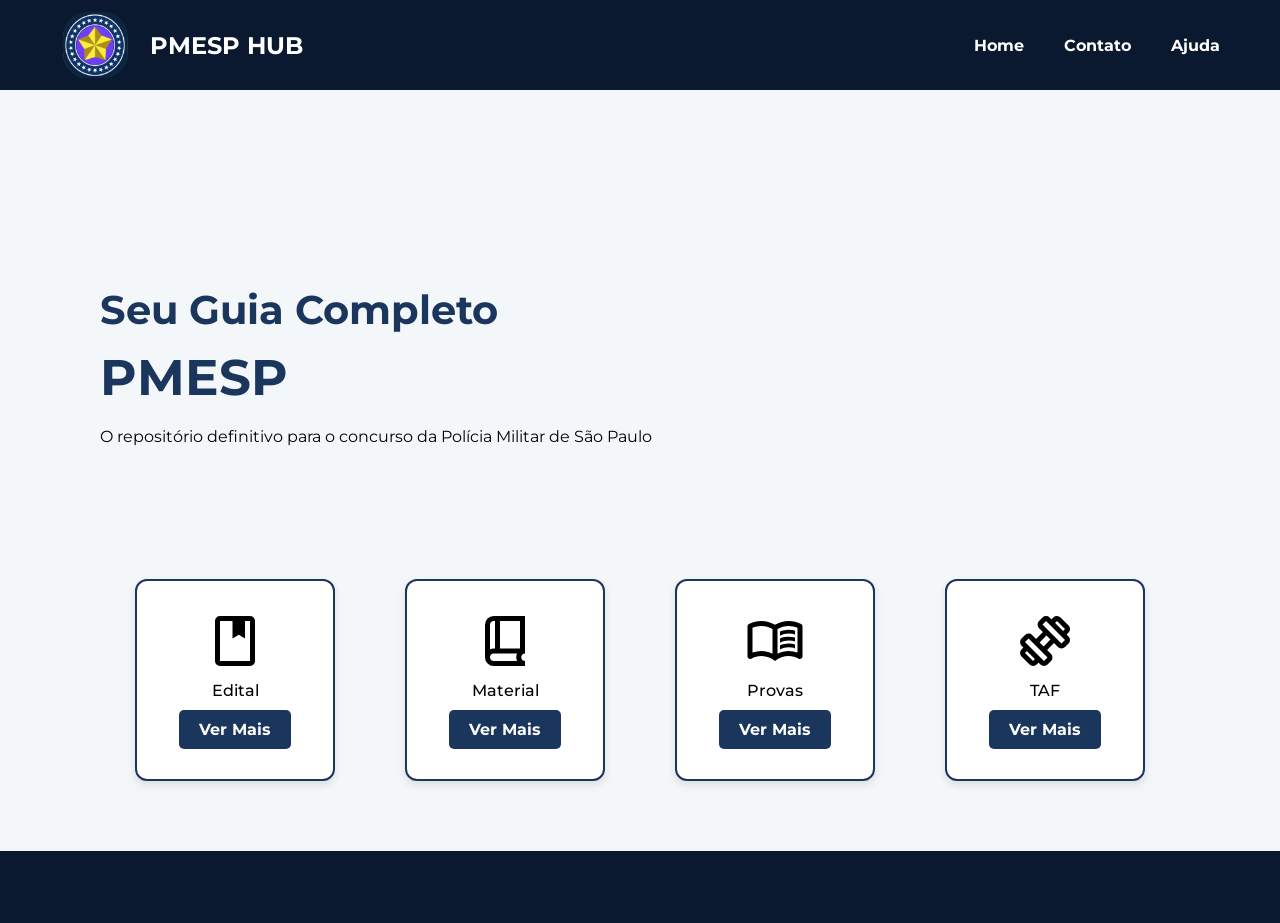
<file: index.html>
<!DOCTYPE html>
<html lang="pt-br">

<head>
    <meta charset="UTF-8">
    <meta name="viewport" content="width=device-width, initial-scale=1.0">
    <link rel="preconnect" href="https://fonts.googleapis.com">
    <link rel="preconnect" href="https://fonts.gstatic.com" crossorigin>
    <link href="https://fonts.googleapis.com/css2?family=Montserrat:ital,wght@0,100..900;1,100..900&display=swap" rel="stylesheet">
    <link rel="stylesheet" href="/css/style.css">
    <link rel="icon" href="assets/img/logo3.png">
    <link rel="stylesheet" href="/css/home.css">
    <script src="/js/main.js" defer></script>
    <title>PmespHub</title>
</head>

<body>
    <header>
        <nav class="navbar">
            <div class="logo">
                <a href="index.html"><img src="/assets/img/logo3.png" id="logo"></a>
                <h2>PMESP HUB</h2>

            </div>

            <div class="linksbar">
                <a href="/index.html">Home</a>
                <a href="/pages/contato.html">Contato</a>
                <a href="pages/ajuda.html">Ajuda</a>
            </div>
        </nav>
    </header>

    <main>
        <section class="hero">
            <h1>Seu Guia Completo <span id="sub">
                    <h3>PMESP</h3>
                </span></h1>
            <p>O repositório definitivo para o concurso da Polícia Militar de São Paulo</p>
        </section>

        <section class="cards-container">
            <div class="card">
                <img src="/assets/img/edital.svg">
                <p>Edital</p>
                <a href="/pages/edital.html" class="botao-ver-mais">Ver Mais</a>
            </div>

            <div class="card">
                <img src="/assets/img/material.svg">
                <p>Material</p>
                <a href="/pages/materiais.html" class="botao-ver-mais">Ver Mais</a>
            </div>

            <div class="card">
                <img src="/assets/img/prova.svg">
                <p>Provas</p>
                <a href="/pages/provas.html" class="botao-ver-mais">Ver Mais</a>
            </div>

            <div class="card">
                <img src="/assets/img/taf.svg">
                <p>TAF</p>
                <a href="/pages/taf.html" class="botao-ver-mais">Ver Mais</a>
            </div>
        </section>
    </main>
    <footer>

    </footer>
</body>

</html>
</file>
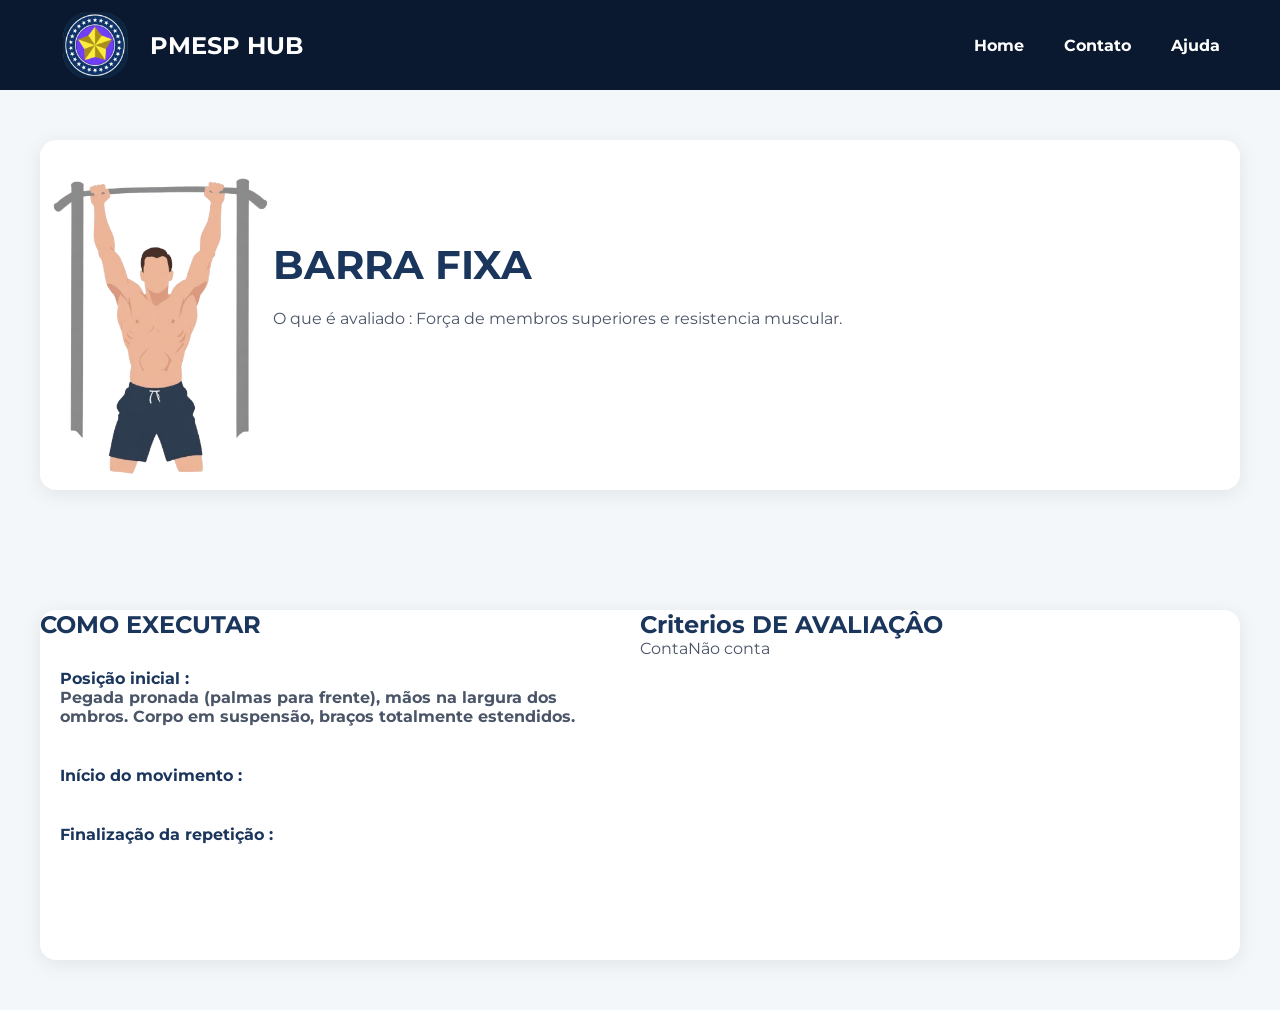
<file: pages/barra.html>
<!DOCTYPE html>
<html lang="pt-br">

<head>
    <meta charset="UTF-8">
    <meta name="viewport" content="width=device-width, initial-scale=1.0">
    <link rel="preconnect" href="https://fonts.googleapis.com">
    <link rel="preconnect" href="https://fonts.gstatic.com" crossorigin>
    <link href="https://fonts.googleapis.com/css2?family=Montserrat:ital,wght@0,100..900;1,100..900&display=swap"
        rel="stylesheet">
    <link rel="stylesheet" href="/css/style.css">
    <link rel="icon" href="assets/img/logo3.png">
    <link rel="stylesheet" href="/css/home.css">
    <script src="/js/main.js" defer></script>
    <title>PmespHub</title>
</head>

<body>
    <header>
        <nav class="navbar">
            <div class="logo">
                <a href="/index.html"><img src="/assets/img/logo3.png" id="logo"></a>
                <h2>PMESP HUB</h2>

            </div>

            <div class="linksbar">
                <a href="/index.html">Home</a>
                <a href="/pages/contato.html">Contato</a>
                <a href="/pages/ajuda.html">Ajuda</a>
            </div>
        </nav>
    </header>

    <main class="fundo-pagina-TafSoldado">
        <section class="card-TafM-fixo">
            <img src="/assets/img/barra.png" class="imagem-exercicio-pagina">
            <div class="container-texto-card">
                <h1>BARRA FIXA</h1>
                <p>O que é avaliado : Força de membros superiores e resistencia muscular.</p>
            </div>
        </section>

        <section class="card-TafM-fixo">
            <div class="container-texto-card">
                <h2>COMO EXECUTAR </h2>

                <ol class="lista-execucao">
                    <li>Posição inicial : <p>Pegada pronada (palmas para frente), mãos na largura dos ombros. Corpo em
                            suspensão, braços totalmente estendidos.</p>
                    </li>
                    <li>Início do movimento : </li>
                    <li>Finalização da repetição :</li>
                </ol>
            </div>
            <div class="criterios">
                <h2>Criterios DE AVALIAÇÂO</h2>
                <div class="card-criterios">
                    <p>Conta</p>
                    <p>Não conta</p>
                </div>

        </section>
    </main>

</body>

</html>
</file>
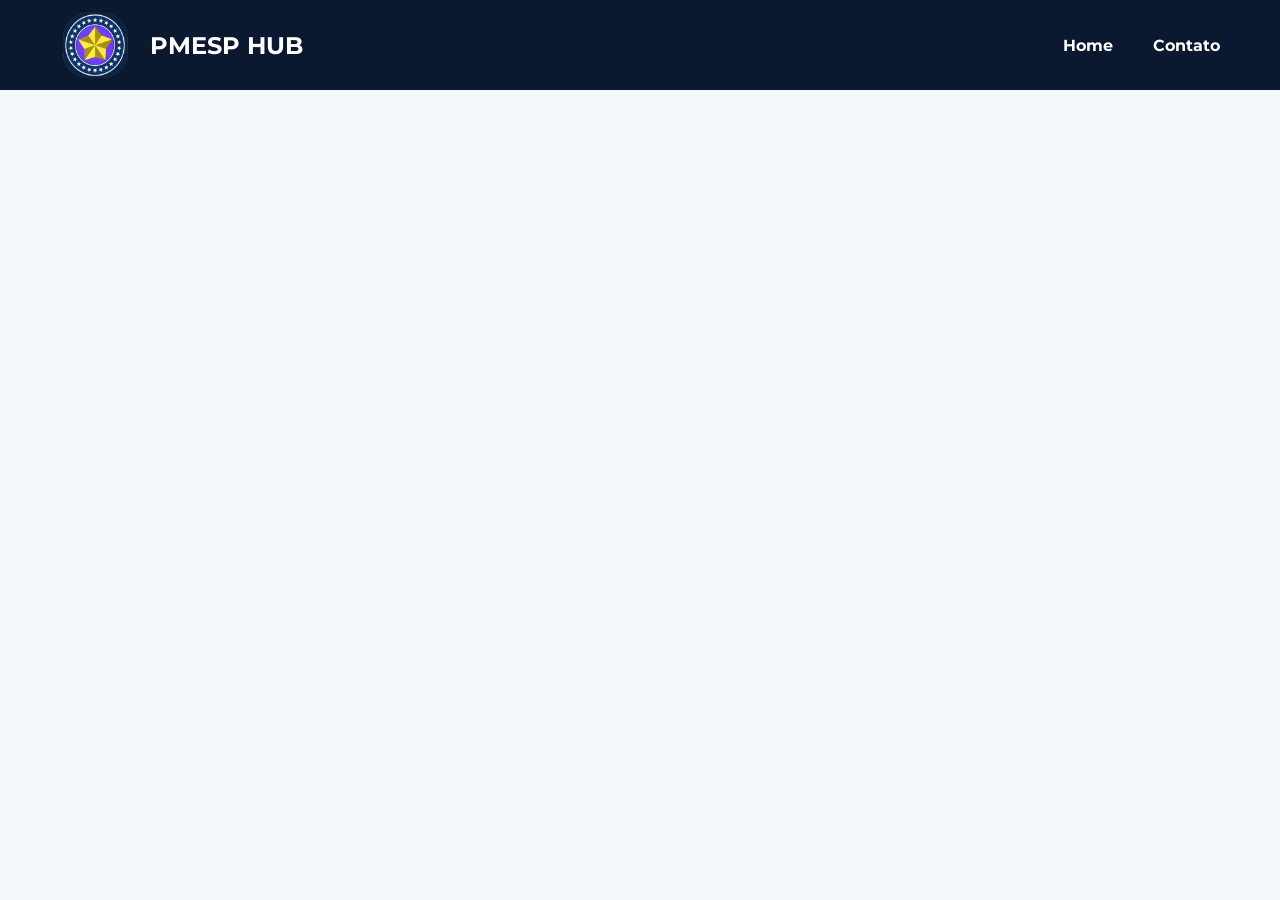
<file: pages/oficial.html>
<!DOCTYPE html>
<html lang="pt-br">

<head>
    <meta charset="UTF-8">
    <meta name="viewport" content="width=device-width, initial-scale=1.0">
    <link rel="preconnect" href="https://fonts.googleapis.com">
    <link rel="preconnect" href="https://fonts.gstatic.com" crossorigin>
    <link href="https://fonts.googleapis.com/css2?family=Montserrat:ital,wght@0,100..900;1,100..900&display=swap"
        rel="stylesheet">
    <link rel="stylesheet" href="/css/style.css">
    <link rel="icon" href="assets/img/logo3.png">
    <link rel="stylesheet" href="/css/home.css">
    <script src="/js/main.js" defer></script>
    <title>PmespHub</title>
</head>

<body>
    <header>
        <nav class="navbar">
            <div class="logo">
                <a href="/index.html"><img src="/assets/img/logo3.png" id="logo"></a>
                <h2>PMESP HUB</h2>

            </div>

            <div class="linksbar">
                <a href="/index.html">Home</a>
                <a href="/pages/contato.html">Contato</a>
            </div>
        </nav>
    </header>

    <main>
        <section class="hero">
            
        </section>

        <!--dialog escolha de sexo-->
        <dialog id="sexoDialog">
            <h3 id="titulo-popup">Selecione seu sexo</h3>

            <div class="btns-popup">
                <button type="button" id="btnMasculino">Homem</button>
                <button type="button" id="btnFeminino">Mulher</button>

                <button type="button" id="btnCancelarSexo">Cancelar</button>
            </div>
        </dialog>

        <!--dialogo da escolha para soldado ou oficial-->
        <dialog id="tipoDialog">
            <h3 id="titulo-popup">Selecione seu objetivo</h3>

            <div class="btns-popup">
                <button type="button" id="btnTipoOficial">Oficial</button>
                <button type="button" id="btnTipoSoldado">Soldado</button>

                <button type="button" id="btnCancelarTipo">Cancelar</button>
            </div>
        </dialog>

    </main>


</html>
</file>
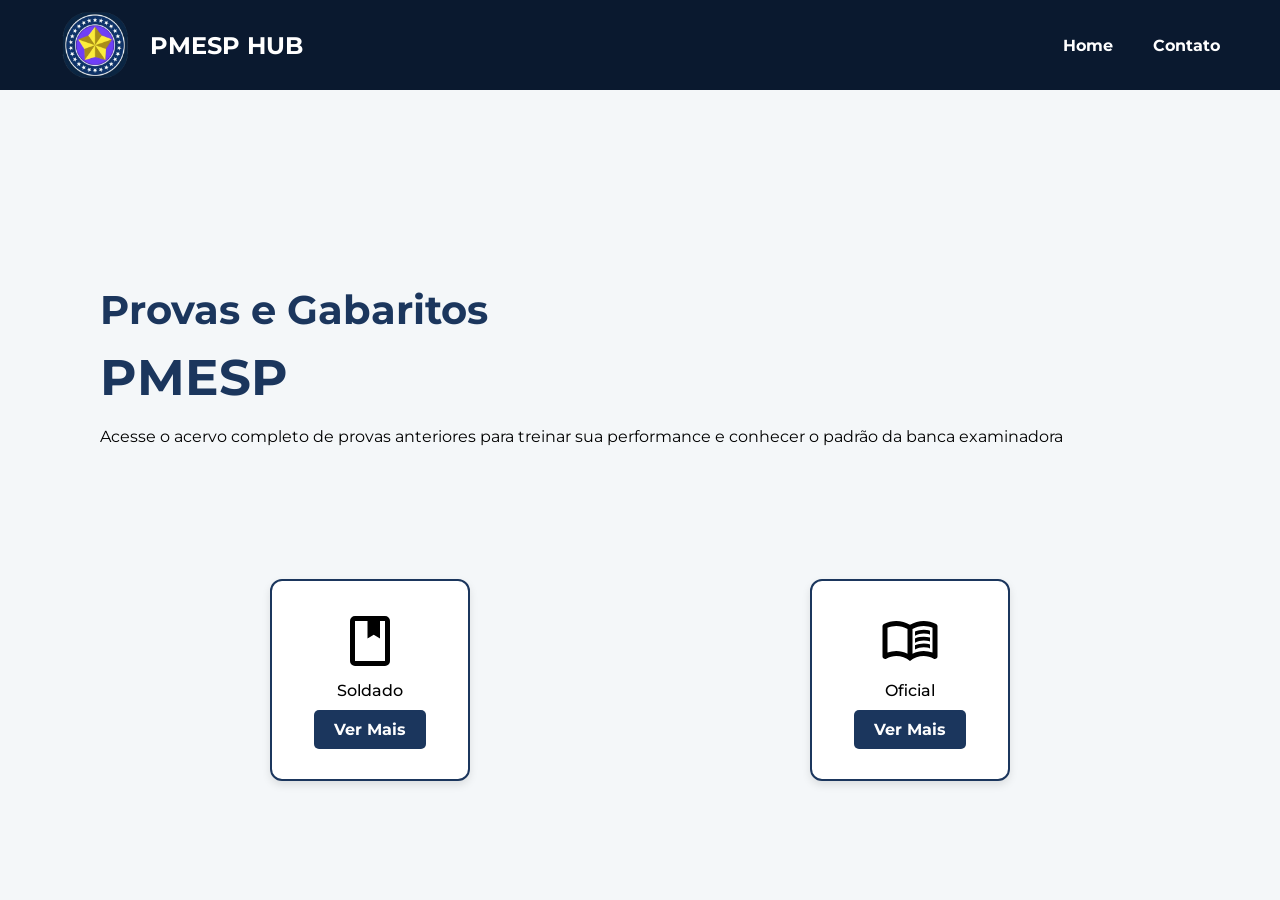
<file: pages/provas.html>
<!DOCTYPE html>
<html lang="pt-br">

<head>
    <meta charset="UTF-8">
    <meta name="viewport" content="width=device-width, initial-scale=1.0">
    <link rel="preconnect" href="https://fonts.googleapis.com">
    <link rel="preconnect" href="https://fonts.gstatic.com" crossorigin>
    <link href="https://fonts.googleapis.com/css2?family=Montserrat:ital,wght@0,100..900;1,100..900&display=swap" rel="stylesheet">
    <link rel="stylesheet" href="/css/style.css">
    <link rel="icon" href="assets/img/logo3.png">
    <link rel="stylesheet" href="/css/home.css">
    <script src="/js/main.js" defer></script>
    <title>PmespHub</title>
</head>

<body>
    <header>
        <nav class="navbar">
            <div class="logo">
                <a href="/index.html"><img src="/assets/img/logo3.png" id="logo"></a>
                <h2>PMESP HUB</h2>

            </div>

            <div class="linksbar">
                <a href="/index.html">Home</a>
                <a href="/pages/contato.html">Contato</a>
            </div>
        </nav>
    </header>

    <main>

        <section class="hero">
            <h1>Provas e Gabaritos<span id="sub">
                    <h3>PMESP</h3>
                </span></h1>
            <p>Acesse o acervo completo de provas anteriores para treinar sua performance e conhecer o padrão da banca examinadora</p>
        </section>

        <section class="cards-container">
            <div class="card">
                <img src="/assets/img/edital.svg">
                <p>Soldado</p>
                <a href="/pages/soldadoprovagabarito.html" class="botao-ver-mais">Ver Mais</a>
            </div>



            <div class="card">
                <img src="/assets/img/prova.svg">
                <p>Oficial</p>
                <a href="/pages/provasconteudo.html" class="botao-ver-mais">Ver Mais</a>
            </div>


        </section>

        <!--dialog escolha de sexo-->
        <dialog id="sexoDialog">
            <h3 id="titulo-popup">Selecione seu sexo</h3>

            <div class="btns-popup">
                <button type="button" id="btnMasculino">Homem</button>
                <button type="button" id="btnFeminino">Mulher</button>

                <button type="button" id="btnCancelarSexo">Cancelar</button>
            </div>
        </dialog>

        <!--dialogo da escolha para soldado ou oficial-->
        <dialog id="tipoDialog">
            <h3 id="titulo-popup">Selecione seu objetivo</h3>

            <div class="btns-popup">
                <button type="button" id="btnTipoOficial">Oficial</button>
                <button type="button" id="btnTipoSoldado">Soldado</button>

                <button type="button" id="btnCancelarTipo">Cancelar</button>
            </div>
        </dialog>

    </main>


</html>
</file>
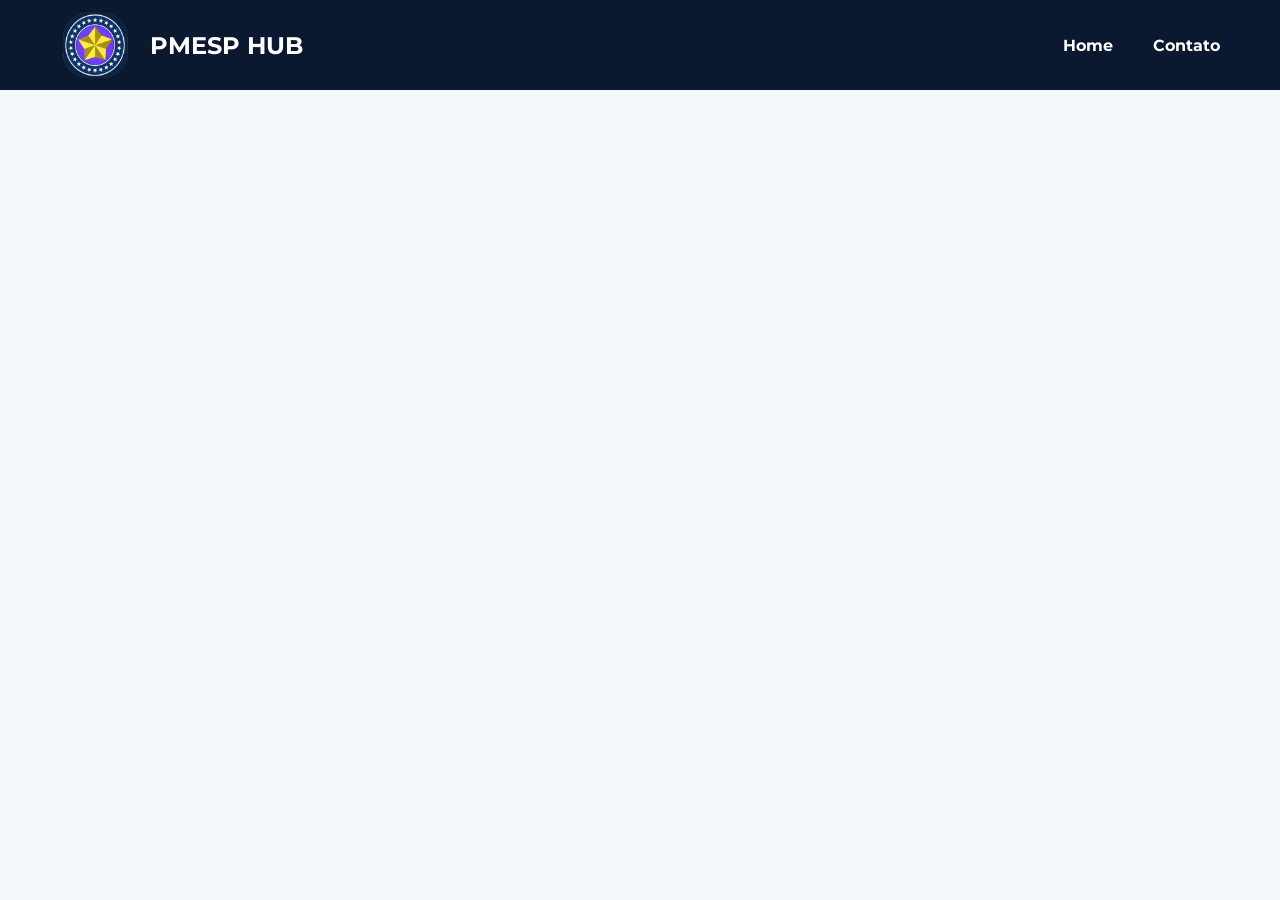
<file: pages/soldado.html>
<!DOCTYPE html>
<html lang="pt-br">

<head>
    <meta charset="UTF-8">
    <meta name="viewport" content="width=device-width, initial-scale=1.0">
    <link rel="preconnect" href="https://fonts.googleapis.com">
    <link rel="preconnect" href="https://fonts.gstatic.com" crossorigin>
    <link href="https://fonts.googleapis.com/css2?family=Montserrat:ital,wght@0,100..900;1,100..900&display=swap"
        rel="stylesheet">
    <link rel="stylesheet" href="/css/style.css">
    <link rel="icon" href="assets/img/logo3.png">
    <link rel="stylesheet" href="/css/home.css">
    <script src="/js/main.js" defer></script>
    <title>PmespHub</title>
</head>

<body>
    <header>
        <nav class="navbar">
            <div class="logo">
                <a href="index.html"><img src="/assets/img/logo3.png" id="logo"></a>
                <h2>PMESP HUB</h2>

            </div>

            <div class="linksbar">
                <a href="index.html">Home</a>
                <a href="contato.html">Contato</a>
            </div>
        </nav>
    </header>

    <main>
        <section class="hero">
            
        </section>

      

    </main>


</html>
</file>
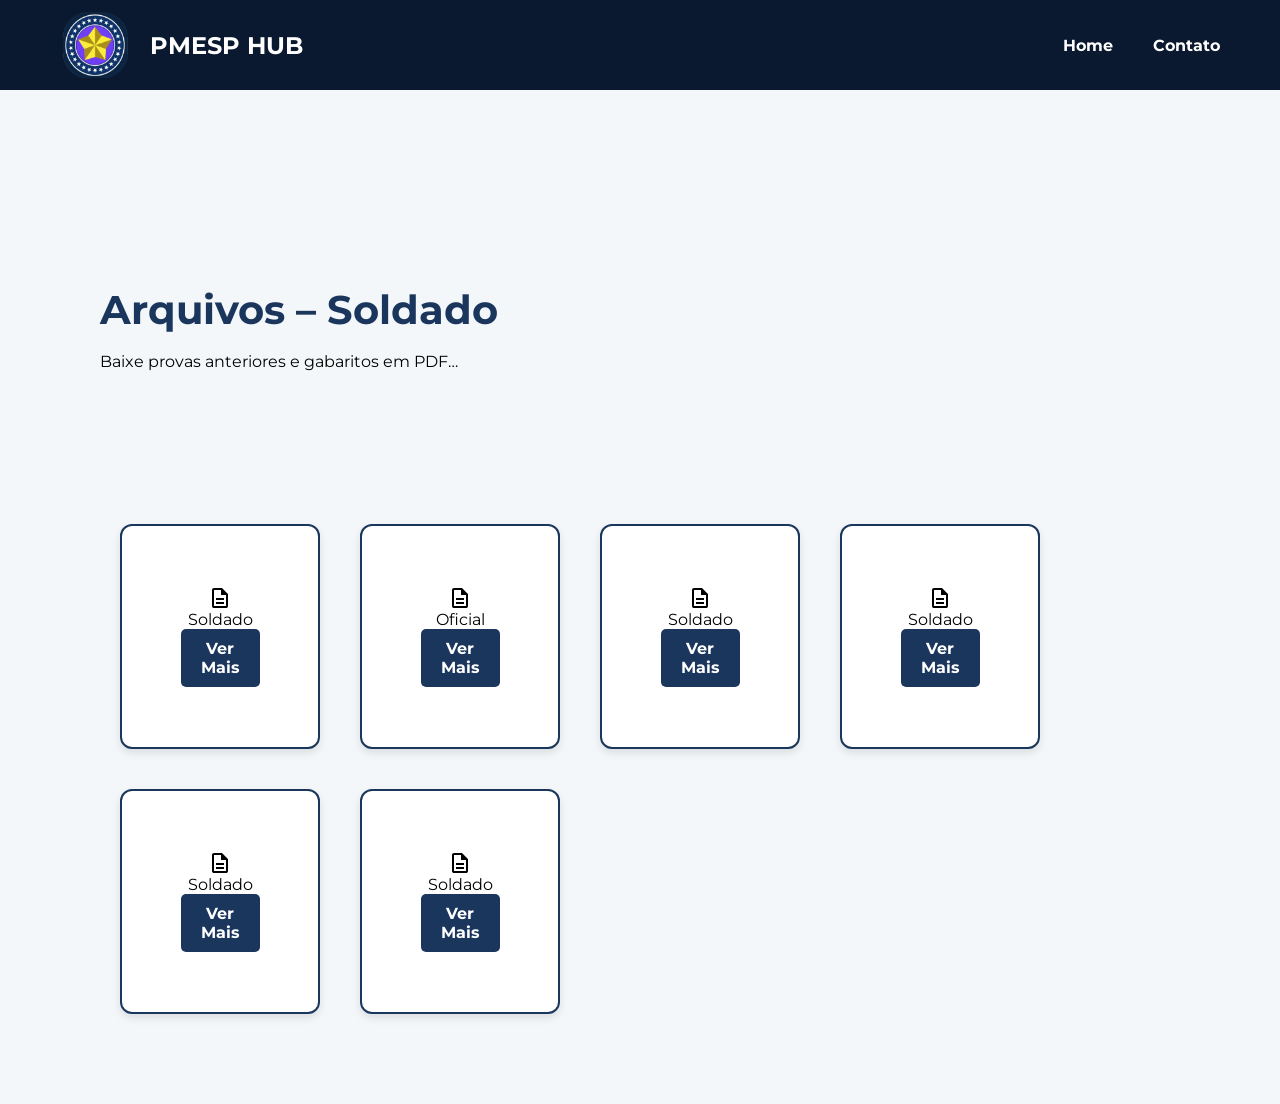
<file: pages/soldadoprovagabarito.html>
<!DOCTYPE html>
<html lang="pt-br">

<head>
    <meta charset="UTF-8">
    <meta name="viewport" content="width=device-width, initial-scale=1.0">
    <link rel="preconnect" href="https://fonts.googleapis.com">
    <link rel="preconnect" href="https://fonts.gstatic.com" crossorigin>
    <link href="https://fonts.googleapis.com/css2?family=Montserrat:ital,wght@0,100..900;1,100..900&display=swap" rel="stylesheet">
    <link rel="stylesheet" href="/css/style.css">
    <link rel="icon" href="assets/img/logo3.png">
    <link rel="stylesheet" href="/css/home.css">
    <script src="/js/main.js" defer></script>
    <title>PmespHub</title>
</head>

<body>
    <header>
        <nav class="navbar">
            <div class="logo">
                <a href="/index.html"><img src="/assets/img/logo3.png" id="logo"></a>
                <h2>PMESP HUB</h2>

            </div>

            <div class="linksbar">
                <a href="/index.html">Home</a>
                <a href="/pages/contato.html">Contato</a>
            </div>
        </nav>
    </header>

    <main>

        <section class="hero">
            <h1>Arquivos – Soldado<span id="sub">
                </span></h1>
            <p>Baixe provas anteriores e gabaritos em PDF…</p>
        </section>

        <section class="cards-container-soldado">
            <div class="card-soldado">
                <img src="/assets/img/iconeprova.svg" class="provaicone">
                <p>Soldado</p>
                <a href="/pages/edital.html" class="botao-ver-mais">Ver Mais</a>
            </div>

            <div class="card-soldado">
                <img src="/assets/img/iconeprova.svg" class="provaicone">
                <p>Oficial</p>
                <a href="/pages/edital.html" class="botao-ver-mais">Ver Mais</a>
            </div>

            <div class="card-soldado">
                <img src="/assets/img/iconeprova.svg" class="provaicone">
                <p>Soldado</p>
                <a href="/pages/edital.html" class="botao-ver-mais">Ver Mais</a>
            </div>

            <div class="card-soldado">
                <img src="/assets/img/iconeprova.svg" class="provaicone">
                <p>Soldado</p>
                <a href="/pages/edital.html" class="botao-ver-mais">Ver Mais</a>
            </div>

            <div class="card-soldado">
                <img src="/assets/img/iconeprova.svg" class="provaicone">
                <p>Soldado</p>
                <a href="/pages/edital.html" class="botao-ver-mais">Ver Mais</a>
            </div>

            <div class="card-soldado">
                <img src="/assets/img/iconeprova.svg" class="provaicone">
                <p>Soldado</p>
                <a href="/pages/edital.html" class="botao-ver-mais">Ver Mais</a>
            </div>
        </section>


    </main>


</html>
</file>
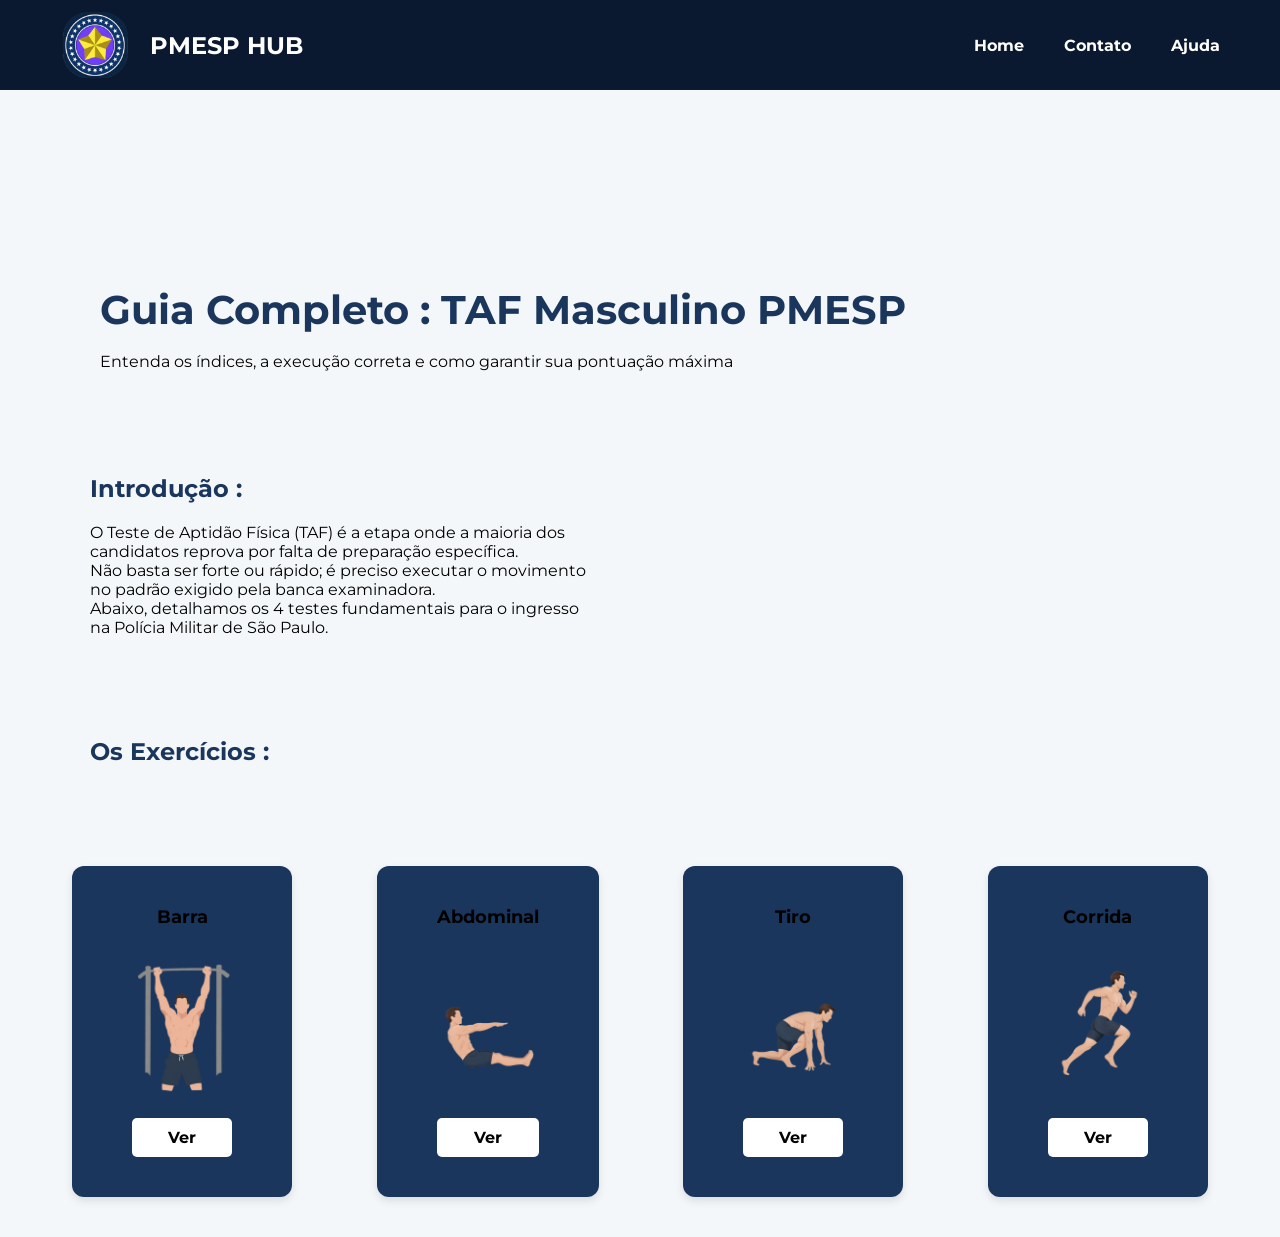
<file: pages/taf-m-oficial.html>
<!DOCTYPE html>
<html lang="pt-br">

<head>
    <meta charset="UTF-8">
    <meta name="viewport" content="width=device-width, initial-scale=1.0">
    <link rel="preconnect" href="https://fonts.googleapis.com">
    <link rel="preconnect" href="https://fonts.gstatic.com" crossorigin>
    <link href="https://fonts.googleapis.com/css2?family=Montserrat:ital,wght@0,100..900;1,100..900&display=swap" rel="stylesheet">
    <link rel="stylesheet" href="/css/style.css">
    <link rel="icon" href="assets/img/logo3.png">
    <link rel="stylesheet" href="/css/home.css">
    <script src="/js/main.js" defer></script>
    <title>PmespHub</title>
</head>

<body>
    <header>
        <nav class="navbar">
            <div class="logo">
                <a href="/index.html"><img src="/assets/img/logo3.png" id="logo"></a>
                <h2>PMESP HUB</h2>

            </div>

            <div class="linksbar">
                <a href="/index.html">Home</a>
                <a href="/pages/contato.html">Contato</a>
                <a href="/pages/ajuda.html">Ajuda</a>
            </div>
        </nav>
    </header>

    <main>
        <section class="hero">
            <h1>Guia Completo : TAF Masculino PMESP</h1>
            <p>Entenda os índices, a execução correta e como garantir sua pontuação máxima</p>
        </section>

        <section class="introduction">
            <h2>Introdução :</h2>
            <p>O Teste de Aptidão Física (TAF) é a etapa onde a maioria dos candidatos reprova por falta de preparação específica.<br> Não basta ser forte ou rápido; é preciso executar o movimento no padrão exigido pela banca examinadora.<br> Abaixo, detalhamos
                os 4 testes fundamentais para o ingresso na Polícia Militar de São Paulo.</p>
        </section>
        <h2 id="titleExercise">Os Exercícios :</h2>
        <section class="cards-container-TafM">
            <div class="card-TafM">

                <p class="title-card">Barra</p>
                <img src="/assets/img/barra.png" class="exercicio">
                <a href="/pages/barra.html" class="botao-tafm-soldado">Ver</a>
            </div>

            <div class="card-TafM">
                <p class="title-card">Abdominal</p>
                <img src="/assets/img/abdominal.png" class="exercicio">
                <a href="/pages/materiais.html" class="botao-tafm-soldado">Ver</a>
            </div>

            <div class="card-TafM">
                <p class="title-card">Tiro</p>
                <img src="/assets/img/tiro.png" class="exercicio">
                <a href="/pages/provas.html" class="botao-tafm-soldado">Ver</a>
            </div>

            <div class="card-TafM">
                <p class="title-card">Corrida</p>
                <img src="/assets/img/corrida.png" class="exercicio">
                <a href="/pages/taf.html" class="botao-tafm-soldado">Ver</a>
            </div>
        </section>


    </main>


</html>
</file>
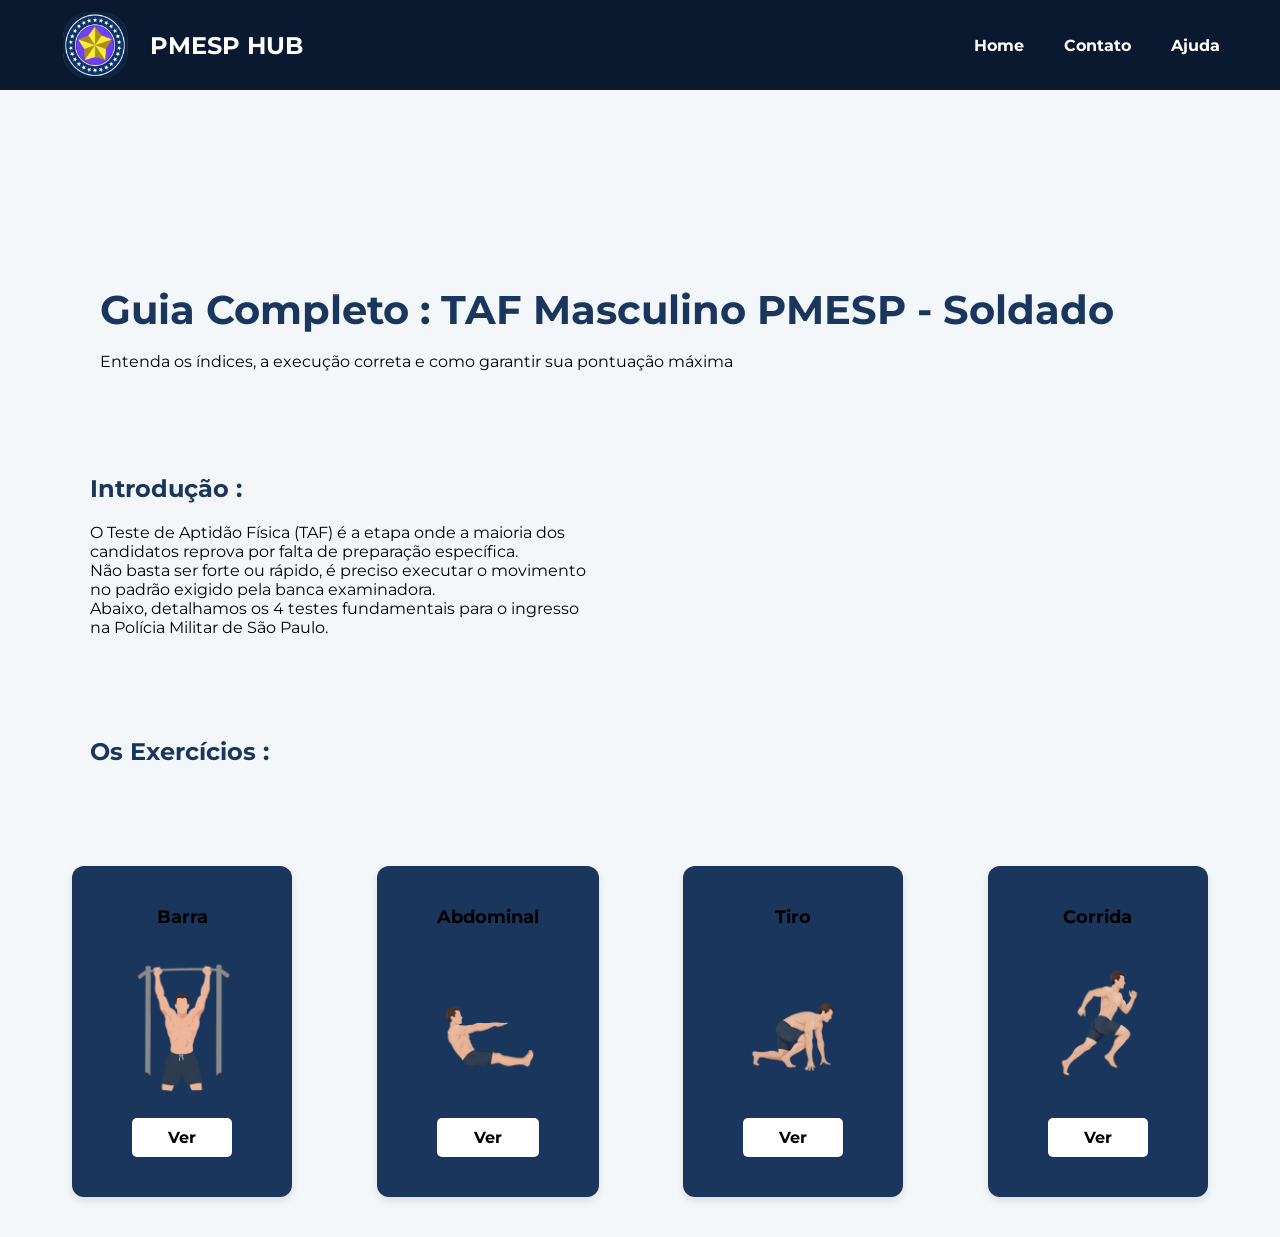
<file: pages/taf-m-soldado.html>
<!DOCTYPE html>
<html lang="pt-br">

<head>
    <meta charset="UTF-8">
    <meta name="viewport" content="width=device-width, initial-scale=1.0">
    <link rel="preconnect" href="https://fonts.googleapis.com">
    <link rel="preconnect" href="https://fonts.gstatic.com" crossorigin>
    <link href="https://fonts.googleapis.com/css2?family=Montserrat:ital,wght@0,100..900;1,100..900&display=swap" rel="stylesheet">
    <link rel="stylesheet" href="/css/style.css">
    <link rel="icon" href="assets/img/logo3.png">
    <link rel="stylesheet" href="/css/home.css">
    <script src="/js/main.js" defer></script>
    <title>PmespHub</title>
</head>

<body>
    <header>
        <nav class="navbar">
            <div class="logo">
                <a href="/index.html"><img src="/assets/img/logo3.png" id="logo"></a>
                <h2>PMESP HUB</h2>

            </div>

            <div class="linksbar">
                <a href="/index.html">Home</a>
                <a href="/pages/contato.html">Contato</a>
                <a href="/pages/ajuda.html">Ajuda</a>
            </div>
        </nav>
    </header>

    <main>
        <section class="hero">
            <h1>Guia Completo : TAF Masculino PMESP - Soldado</h1>
            <p>Entenda os índices, a execução correta e como garantir sua pontuação máxima</p>
        </section>

        <section class="introduction">
            <h2>Introdução :</h2>
            <p>O Teste de Aptidão Física (TAF) é a etapa onde a maioria dos candidatos reprova por falta de preparação específica.<br> Não basta ser forte ou rápido, é preciso executar o movimento no padrão exigido pela banca examinadora.<br> Abaixo, detalhamos
                os 4 testes fundamentais para o ingresso na Polícia Militar de São Paulo.</p>
        </section>
        <h2 id="titleExercise">Os Exercícios :</h2>
        <section class="cards-container-TafM">
            <div class="card-TafM">

                <p class="title-card">Barra</p>
                <img src="/assets/img/barra.png" class="exercicio">
                <a href="/pages/barra.html" class="botao-tafm-soldado">Ver</a>
            </div>

            <div class="card-TafM">
                <p class="title-card">Abdominal</p>
                <img src="/assets/img/abdominal.png" class="exercicio">
                <a href="/pages/materiais.html" class="botao-tafm-soldado">Ver</a>
            </div>

            <div class="card-TafM">
                <p class="title-card">Tiro</p>
                <img src="/assets/img/tiro.png" class="exercicio">
                <a href="/pages/provas.html" class="botao-tafm-soldado">Ver</a>
            </div>

            <div class="card-TafM">
                <p class="title-card">Corrida</p>
                <img src="/assets/img/corrida.png" class="exercicio">
                <a href="/pages/taf.html" class="botao-tafm-soldado">Ver</a>
            </div>
        </section>


    </main>


</html>
</file>
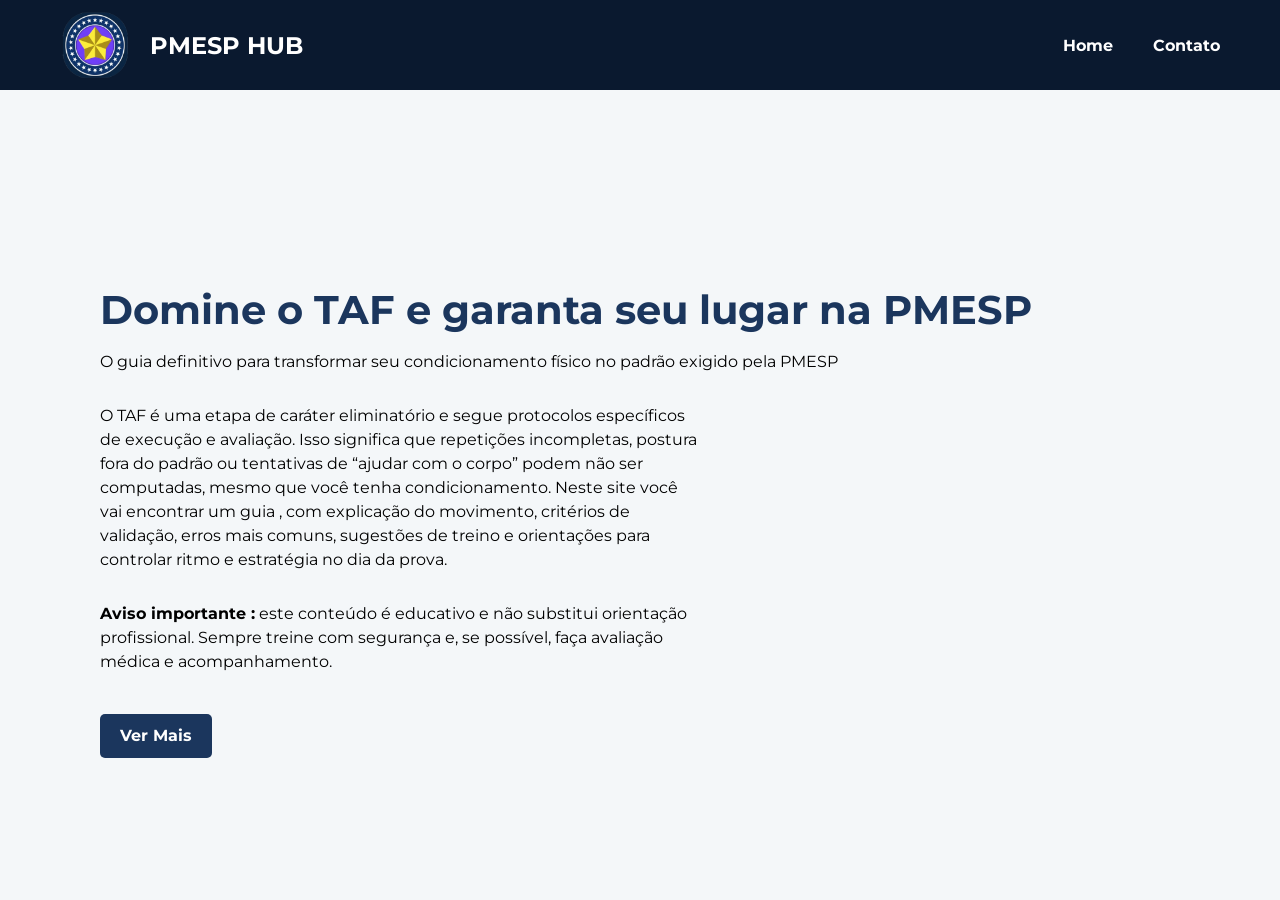
<file: pages/taf.html>
<!DOCTYPE html>
<html lang="pt-br">

<head>
    <meta charset="UTF-8">
    <meta name="viewport" content="width=device-width, initial-scale=1.0">
    <link rel="preconnect" href="https://fonts.googleapis.com">
    <link rel="preconnect" href="https://fonts.gstatic.com" crossorigin>
    <link href="https://fonts.googleapis.com/css2?family=Montserrat:ital,wght@0,100..900;1,100..900&display=swap"
        rel="stylesheet">
    <link rel="stylesheet" href="/css/style.css">
    <link rel="icon" href="assets/img/logo3.png">
    <link rel="stylesheet" href="/css/home.css">
    <script src="/js/main.js" defer></script>
    <title>PmespHub</title>
</head>

<body>
    <header>
        <nav class="navbar">
            <div class="logo">
                <a href="/index.html"><img src="/assets/img/logo3.png" id="logo"></a>
                <h2>PMESP HUB</h2>

            </div>

            <div class="linksbar">
                <a href="/index.html">Home</a>
                <a href="/pages/contato.html">Contato</a>
            </div>
        </nav>
    </header>

    <main>
        <section class="hero">
            <h1>Domine o TAF e garanta seu lugar na PMESP
                <span id="sub">
                </span>
            </h1>
            <p>O guia definitivo para transformar seu condicionamento físico no padrão exigido pela PMESP</p>
            <p id="introducao-mainTaf">O TAF é uma etapa de caráter eliminatório e segue protocolos específicos de
                execução e avaliação. Isso
                significa que repetições incompletas, postura fora do padrão ou tentativas de “ajudar com o corpo” podem
                não ser computadas, mesmo que você tenha condicionamento.
                Neste site você vai encontrar um guia , com explicação do movimento, critérios de validação,
                erros mais comuns, sugestões de treino e orientações para controlar ritmo e estratégia no dia da prova.
            </p>
            <p id="introducao-mainTaf"> <strong>Aviso importante :</strong> este conteúdo é educativo e não substitui orientação profissional. Sempre treine com
                segurança e, se possível, faça avaliação médica e acompanhamento.</p>
            <a href="taf.html" class="iniciar" id="verMais">Ver Mais</a>
        </section>

        <!--dialog escolha de sexo-->
        <dialog id="sexoDialog">
            <h3 id="titulo-popup">Selecione seu sexo</h3>

            <div class="btns-popup">
                <button type="button" id="btnMasculino">Homem</button>
                <button type="button" id="btnFeminino">Mulher</button>

                <button type="button" id="btnCancelarSexo">Cancelar</button>
            </div>
        </dialog>

        <!--dialogo da escolha para soldado ou oficial-->
        <dialog id="tipoDialog">
            <h3 id="titulo-popup">Selecione seu objetivo</h3>

            <div class="btns-popup">
                <button type="button" id="btnTipoOficial">Oficial</button>
                <button type="button" id="btnTipoSoldado">Soldado</button>

                <button type="button" id="btnCancelarTipo">Cancelar</button>
            </div>
        </dialog>

    </main>


</html>
</file>
<file: css/style.css>
:root {
    --azul-escuro: #0A192F;
    --azul-medio: #1B365D;
    --azul-claro: #E6F0F8;
    --fundo-site: #F4F7F9;
    --branco: #FFFFFF;
}

* {
    padding: 0px;
    margin: 0px;
    box-sizing: border-box;
    font-family: "Montserrat", sans-serif;
}


/*botao da pagina TAF*/

.iniciar {
    display: inline-flex;
    flex-direction: column;
    background: #1B365D;
    color: white;
    margin-top: 40px;
    padding: 10px 20px;
    border-radius: 5px;
    text-decoration: none;
    font-weight: bold;
    text-align: center;
    transition: transform 0.2s;
}

.iniciar:hover {
    transform: scale(1.05);
    background-color: #0A192F;
}
</file>
<file: css/home.css>
/* Logo da pagina */

body {
    min-height: 100vh;
    display: flex;
    flex-direction: column;
    background: #F4F7F9;
}

main {
    margin: 40px;
    display: flex;
    flex-direction: column;
    gap: 100px;
}

a {
    text-decoration: none;
    color: #fff;
    font-weight: bold;
}

header {
    background: #0A192F;
    color: #fff;
    padding: 10px;
}

.navbar {
    display: flex;
    flex-direction: row;
    justify-content: space-between;
    align-items: center;
}

.linksbar a:hover {
    transform: scale(0.95);
}

#logo {
    display: flex;
    margin-left: 50px;
    width: 70px;
    height: 70px;
}

.linksbar {
    display: flex;
    gap: 40px;
    margin-right: 50px;
    transition: 2 ease;
}

.hero {
    margin-top: 50px;
    padding-left: 60px;
    line-height: 1.5;
}

#sub {
    display: block;
}

h1 {
    margin-top: 100px;
    margin-bottom: 10px;
    color: #1B365D;
    font-size: 40px;
}

h3 {
    font-size: 50px;
}

.logo {
    display: flex;
    align-items: center;
    gap: 20px;
}

.cards-container {
    margin: 30px 60px;
    display: flex;
    flex-direction: row;
    justify-content: space-around;
    align-items: center;
}

.card {
    display: flex;
    flex-direction: column;
    gap: 10px;
    align-items: center;
    border: 2px solid #1B365D;
    border-radius: 12px;
    padding: 30px;
    background-color: #FFFFFF;
    box-shadow: 0 4px 8px rgba(0, 0, 0, 0.1);
    transition: transform 0.3s ease;
    width: 200px;
}

.card:hover {
    transform: scale(1.05);
}

.card img {
    width: 60px;
}

.card input {
    border: 0px;
    background: #1B365D;
    color: #fff;
    font-weight: bold;
    padding: 10px;
    border-radius: 12px;
    cursor: pointer;
    transition: 0.5s;
}

.card input:hover {
    transform: scale(0.95);
    transition: 0.6s;
}

.card p {
    font-weight: 500;
}

footer {
    background: #0A192F;
    min-height: 72px;
}

.botao-ver-mais {
    display: flex;
    flex-direction: column;
    background-color: #1B365D;
    color: white;
    padding: 10px 20px;
    border-radius: 5px;
    text-decoration: none;
    font-weight: bold;
    text-align: center;
    transition: transform 0.2s;
}

.botao-ver-mais:hover {
    transform: scale(1.05);
    background-color: #0A192F;
}


/*pop up*/


/* garante que o dialog fique no centro */

#sexoDialog {
    position: fixed;
    top: 50%;
    left: 50%;
    transform: translate(-50%, -50%);
    border: none;
    padding: 20px;
    max-width: 90vw;
    border: 2px solid #1B365D;
    border-radius: 12px;
}

#titulo-popup {
    margin-top: 20px;
    text-align: center;
    color: #1B365D;
    font-size: 30px;
}


/* fundo escurecido atrás do popup */

#sexoDialog::backdrop {
    background: rgba(0, 0, 0, 0.6);
}

.btns-popup {
    display: flex;
    flex-direction: row;
    justify-content: center;
    margin: 40px;
    align-items: center;
}

.btns-popup button {
    background-color: #1B365D;
    box-shadow: 0 4px 8px rgba(0, 0, 0, 0.1);
    color: white;
    padding: 10px 20px;
    border-radius: 5px;
    text-decoration: none;
    font-weight: bold;
    text-align: center;
    transition: transform 0.2s;
    margin: 10px;
}

.btns-popup button:hover {
    transform: scale(1.05);
    background-color: #0A192F;
}


/*pop up do tipo*/


/* garante que o dialog fique no centro */

#tipoDialog {
    position: fixed;
    top: 50%;
    left: 50%;
    transform: translate(-50%, -50%);
    border: none;
    padding: 20px;
    max-width: 90vw;
    border: 2px solid #1B365D;
    border-radius: 12px;
}

#titulo-popup {
    margin-top: 20px;
    text-align: center;
    color: #1B365D;
    font-size: 30px;
}


/* fundo escurecido atrás do popup */

#tipoDialog::backdrop {
    background: rgba(0, 0, 0, 0.6);
}

.btns-popup {
    display: flex;
    flex-direction: row;
    justify-content: center;
    margin: 40px;
    align-items: center;
}

.btns-popup button {
    background-color: #1B365D;
    box-shadow: 0 4px 8px rgba(0, 0, 0, 0.1);
    color: white;
    padding: 10px 20px;
    border-radius: 5px;
    text-decoration: none;
    font-weight: bold;
    text-align: center;
    transition: transform 0.2s;
    margin: 10px;
}

.btns-popup button:hover {
    transform: scale(1.05);
    background-color: #0A192F;
}


/*pagina do TAF Masculinos*/

.introduction {
    margin-left: 50px;
    text-align: left;
    width: 500px;
}

.introduction h2 {
    margin-bottom: 20px;
    color: #1B365D;
}

#titleExercise {
    text-align: left;
    color: #1B365D;
    margin-left: 50px;
}


/* cards proprios da pagina*/

.cards-container-TafM {
    display: flex;
    flex-direction: row;
    gap: 20px;
    justify-content: space-around;
}

.card-TafM {
    text-align: center;
    display: flex;
    flex-direction: column;
    padding: 40px 60px;
    gap: 20px;
    background-color: #1B365D;
    box-shadow: 0 4px 8px rgba(0, 0, 0, 0.1);
    border-radius: 12px;
    transition: transform 0.3s ease;
}

.card-TafM:hover {
    transform: scale(1.05);
    transition: 0.6s;
}

.card-TafM a {
    background-color: #ffffff;
    color: rgb(0, 0, 0);
    padding: 10px 20px;
    border-radius: 5px;
    text-decoration: none;
    font-weight: bold;
    text-align: center;
    transition: transform 0.2s;
}

.card-TafM a:hover {
    transform: scale(1.05);
}

.title-card {
    font-weight: bold;
    font-size: 18px;
}


/*configuração das imagens dos cards dos exercicios*/

.exercicio {
    width: 100px;
}


/*pagina taf main*/

#introducao-mainTaf {
    margin-top: 30px;
    width: 600px;
}


/*Pagina TAF MAsculino Soldado*/

.fundo-pagina-TafSoldado {
    display: flex;
    flex-direction: column;
    align-items: center;
}

.card-TafM-fixo {
    width: 100%;
    max-width: 1400px;
    height: 350px;
    display: flex;
    background: #ffffff;
    border-radius: 16px;
    overflow: hidden;
    box-shadow: 0 4px 20px rgba(0, 0, 0, 0.08);
    justify-content: space-around;
    margin: 10px 100px;
}

.container-texto-card {
    display: flex;
    flex-direction: column;
    gap: 10px;
    flex: 1;
}

.card-criterios {
    display: flex;
    flex-direction: row;
}

.lista-execucao li {
    padding: 20px;
}

.criterios {
    flex: 1;
}

.card-TafM-fixo h2 {
    color: #1B365D;
}

.lista-execucao li {
    color: #1B365D;
    font-weight: bold;
}

.card-TafM-fixo p {
    color: #4A5568;
}


/*Fim da PAgina TAF Masculino Soldado*/


/*pagina onde faz download das provas e gabritos soldado*/

.cards-container-soldado {
    margin: 30px 60px;
    display: flex;
    flex-direction: row;
    flex-wrap: wrap;
}

.card-soldado {
    display: flex;
    flex-direction: column;
    align-items: center;
    border: 2px solid #1B365D;
    border-radius: 12px;
    padding: 60px;
    background-color: #FFFFFF;
    box-shadow: 0 4px 8px rgba(0, 0, 0, 0.1);
    transition: transform 0.3s ease;
    width: 200px;
    margin: 20px;
}


/*fim da pagina download prova e gabarito soldado*/
</file>
